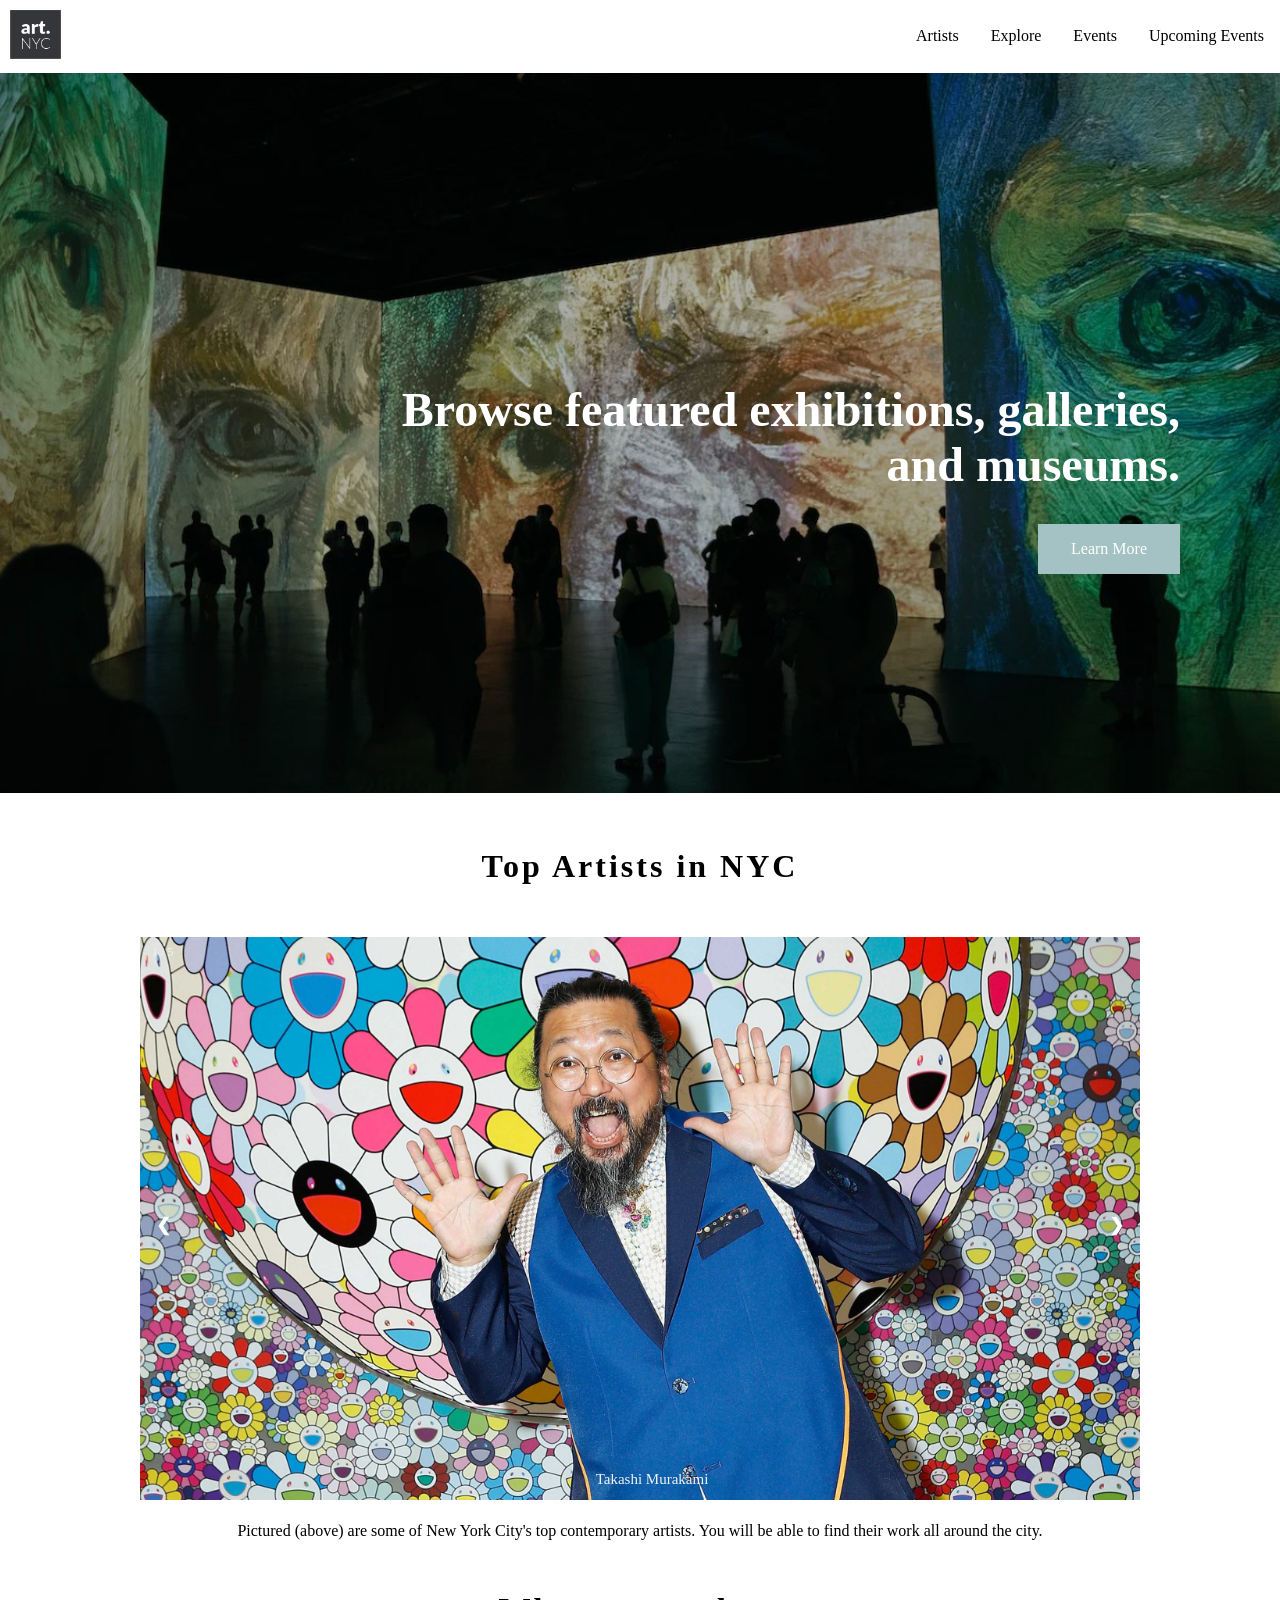
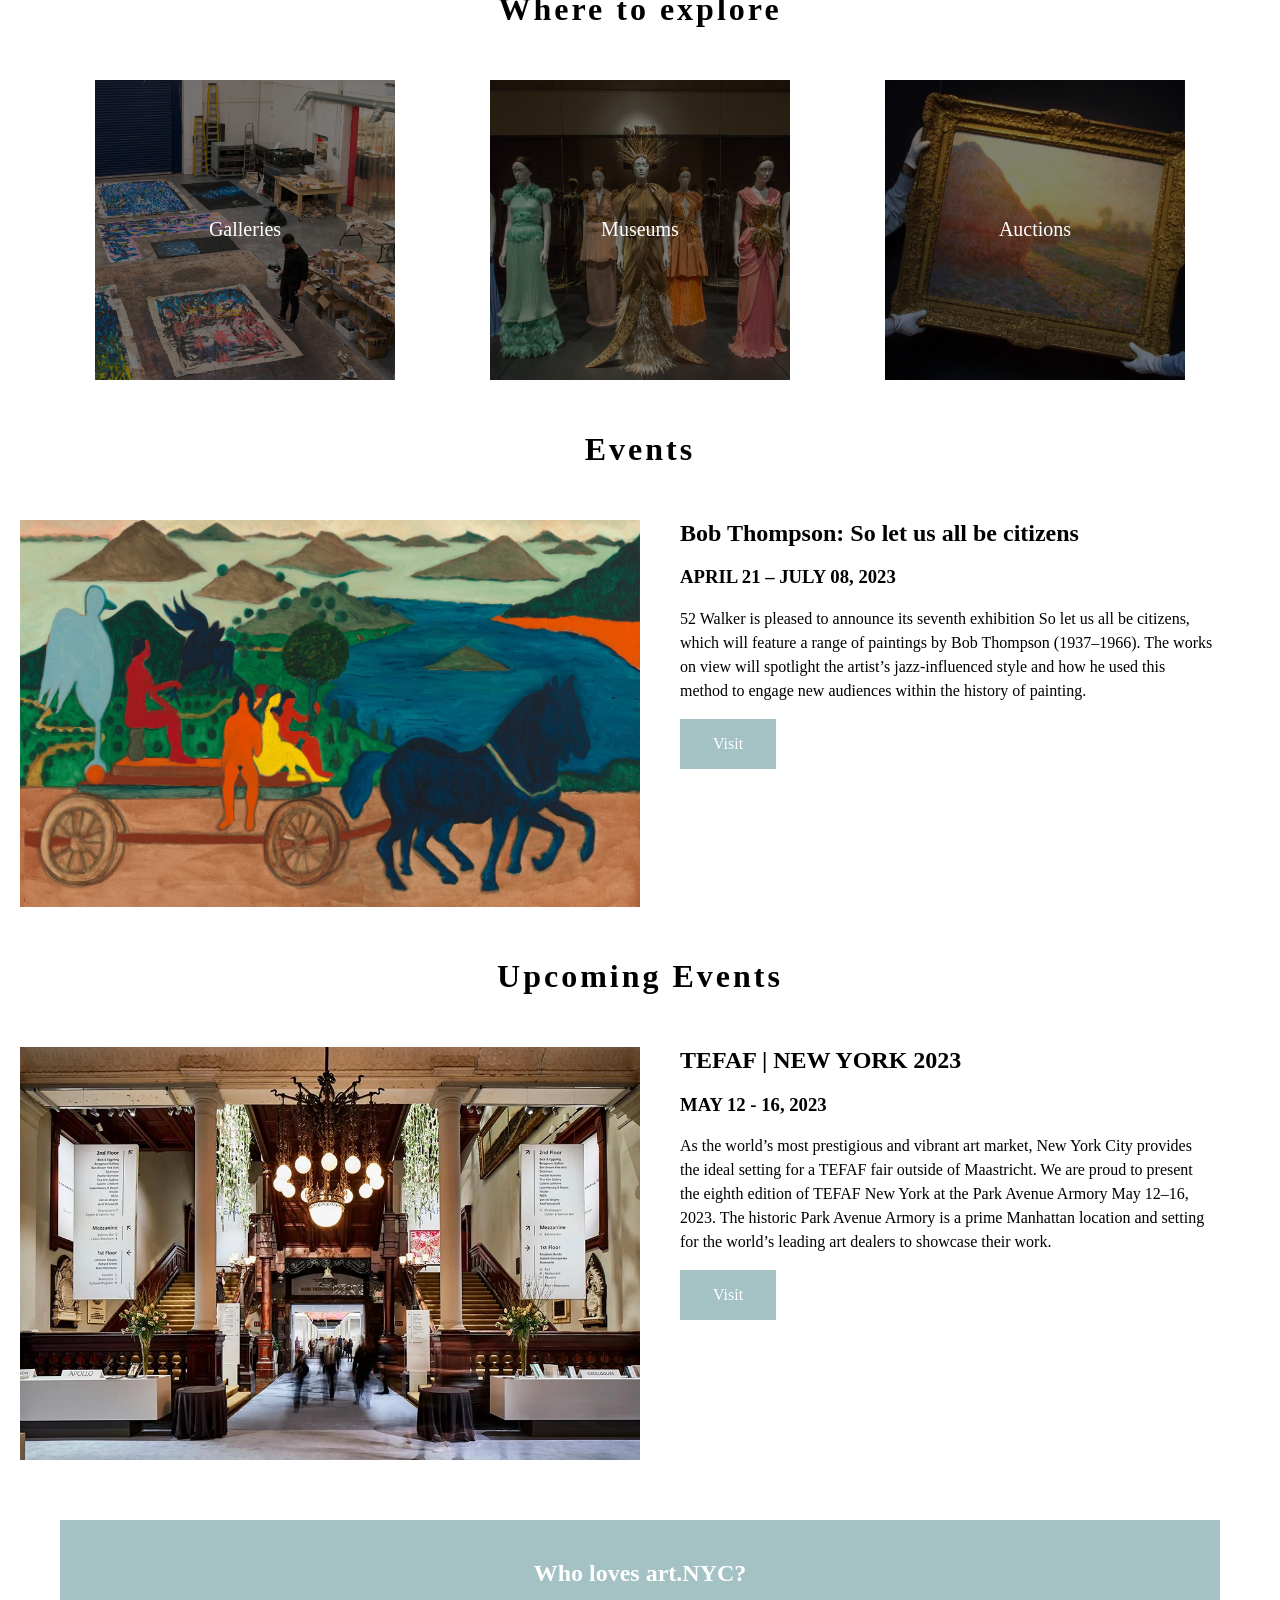
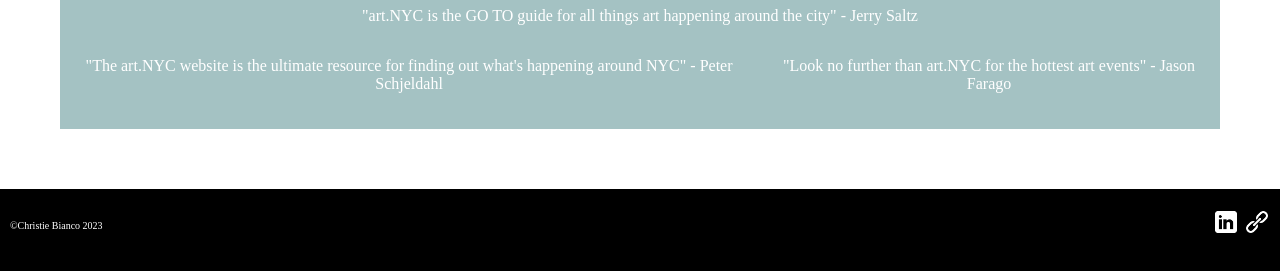
<file: index.html>
<!DOCTYPE html>
<html lang="en">
<head>
  <meta charset="UTF-8">
  <meta http-equiv="X-UA-Compatible" content="IE=edge">
  <meta name="viewport" content="width=device-width, initial-scale=1.0">
  <link rel="stylesheet" href="style.css">
  <script defer src="app.js"></script>
  <title> art.NYC</title>
</head>



<nav class="navbar">
  <div class="logo">
    <img class="logo" src="images/logo-asset-new-2.jpg" alt="logo">
  </div>
  <a href="#" class="toggle-button">
    <span class="bar"></span>
    <span class="bar"></span>
    <span class="bar"></span>
  </a>
  <div class="navbar-links">
    <ul>
      <li class="nav-link"><a href="#artists">Artists</a></li>
      <li class="nav-link"><a href="#explore-now">Explore </a></li>
      <li class="nav-link"><a href="#events">Events</a></li>
      <li class="nav-link"><a href="#upcoming">Upcoming Events</a></li>
    </ul>
  </div>
</nav>


<div class="hero-section">
  <img class="hero-image" src="images/van-gogh.jpg">
    <div class="hero-text">
      <h1>Browse featured exhibitions, galleries, and museums.</h1>
      <button class="explore-button" id="myBtn"> Learn More</button>
<!-- The Modal -->
  <div id="myModal" class="modal">
    <!-- Modal content -->
      <div class="modal-content">
        <span class="close">&times;</span>
        <h2>Looking for Art in NYC?</h2>
        <p>To learn more about what's happening in NYC please provide your contact information and we will be in touch shortly.</p>
        <form action="">
          <label for="fname">First and Last name:</label><br>
          <input id="enter-here" type="text" id="fname" name="fname" value="enter here"><br>
          <label for="lname">E-mail address:</label><br>
          <input id="enter-here" type="text" id="lname" name="lname" value="enter here"><br><br>
          <input id="submit-button" type="submit" value="Submit">
        </form> 
        <p>By sharing your details you agree to our Privacy Policy and Terms and Conditions.This site is also
          protected by reCAPTCHA and the Google Privacy Policy and Terms of Service apply.</p>
      </div>

  </div>

    </div>
</div>


  <!-- slide show for artists -->
  <div class="Events" id="artists">
    <h1 class="title">Top Artists in NYC</h1>
    <div class="slideshow-container">

      <div class="mySlides fade">
        <div class="numbertext">1 / 5</div>
        <img src="images/takashi.jpg" style="width:100%">
        <div class="text">Takashi Murakami</div>
      </div>

      <div class="mySlides fade">
        <div class="numbertext">2 / 5</div>
        <img src="images/damien-hirst.jpg" style="width:100%">
        <div class="text">Damien Hirst</div>
      </div>
    
    
      <div class="mySlides fade">
        <div class="numbertext">3 / 5</div>
        <img src="images/sherman.jpg" style="width:100%">
        <div class="text">Cindy Sherman</div>
      </div>

      <div class="mySlides fade">
        <div class="numbertext">4 / 5</div>
        <img src="images/kerry-JM.jpg" style="width:100%">
        <div class="text">Kerry James Marshall</div>
      </div>

      <div class="mySlides fade">
        <div class="numbertext">5 / 5</div>
        <img src="images/jenny-holzer.jpg" style="width:100%">
        <div class="text">Jenny Holzer</div>
      </div>
    
      <span class="prev" onclick="plusSlides(-1)">&#10094;</span>
      <span class="next" onclick="plusSlides(1)">&#10095;</span>
    </div>
    <br>
    
    <p class="artist-description">Pictured (above) are some of New York City's top contemporary artists. You will be able to find their work all around the city.</p>
    </div>
    </div>

    <div class="happening-now" id="explore-now">
      <h1 class="title">Where to explore</h1>
      <div class="flex-container"> 
        <div class="row">
          <img class="places-to-go" src="images/OM_OVR_mobile-image-1.jpg">
            <div class="text-places"> 
               <a class="happening" href="https://www.davidzwirner.com/" target="_blank" rel="noopener noreferrer">Galleries</a>
            </div>
        </div>
      
        <div class="row"> 
          <img class="places-to-go" src="images/heavenly-bodies-the-met-cloisters-exhibit-new-york-city-usa_dezeen_2364_hero.jpg">
            <div class="text-places"> 
               <a class="happening" href="https://www.metmuseum.org/" target="_blank" rel="noopener noreferrer">Museums</a>
           </div> 
       </div>
      
        <div class="row">
          <img class="places-to-go" src="images/Christies-01-GQ-28Nov16_b.jpg"> 
            <div class="text-places"> 
               <a class="happening" href="https://www.christies.com/" target="_blank" rel="noopener noreferrer">Auctions</a> 
            </div>
        </div>
    </div>


<div class="Events" id="events">
  <h1 class="title">Events</h1>
  <div class="event-container">
    <img class="event-image" id="bob-t-image" src="images/THOBO0008.jpg">
      <div class="event-info">
        <h2>Bob Thompson: So let us all be citizens</h2>
        <h3>APRIL 21 – JULY 08, 2023</h3>
        <p>52 Walker is pleased to announce its seventh exhibition So let us all be citizens, which will feature a range of paintings by Bob Thompson (1937–1966). The works on view will spotlight the artist’s jazz-influenced style and how he used this method to engage new audiences within the history of painting.</p>
            <div>
              <button class="explore-button" id="learn-more"> <a href="https://www.tefaf.com/fairs/tefaf-new-york" target="_blank" rel="noopener noreferrer">Visit</a></button>
            </div>
        </div>
  </div>

  <div class="Events" id="upcoming">
    <h1 class="title">Upcoming Events</h1>
    <div class="event-container">
      <img class="event-image" src="images/ENTRANCE_TEFAFNYC19_MN_00149.jpeg">
        <div class="event-info">
          <h2>TEFAF | NEW YORK 2023</h2>
          <h3>MAY 12 - 16, 2023</h3>
          <p>As the world’s most prestigious and vibrant art market, New York City provides the ideal setting for a TEFAF fair outside of Maastricht. We are proud to present the eighth edition of TEFAF New York at the Park Avenue Armory May 12–16, 2023. The historic Park Avenue Armory is a prime Manhattan location and setting for the world’s leading art dealers to showcase their work.</p>
              <div>
                <button class="explore-button" id="learn-more"> <a href="https://www.tefaf.com/fairs/tefaf-new-york" target="_blank" rel="noopener noreferrer">Visit</a></button>
              </div>
          </div>
    </div>
  
  </div>

  <div class="banner">
    <h2>Who loves art.NYC?</h2>
    <p>"art.NYC is the GO TO guide for all things art happening around the city" - Jerry Saltz </p>
    <div class="side-by-side">
      <p>"The art.NYC website is the ultimate resource for finding out what's happening around NYC" - Peter Schjeldahl</p>
      <p>"Look no further than art.NYC for the hottest art events" - Jason Farago</p>
    </div>
  </div>

  <!-- content owl slider -->
  
 

<div class="footer">
  <p><span>&copy; </span>Christie Bianco 2023</p>
    <div class="social-icons">
      <a href="https://www.linkedin.com/in/christiebianco/"><img class="web-links" src="images/icons8-linkedin-50.png"></a>
      <a href="https://christiebiancodesigns.carbonmade.com/"><img class="web-links" src="images/icons8-link-50.png"></a>
    </div>
</div>


 
</body>
</html>
</file>
<file: style.css>
body {
    margin: 0;
    font-family: gloock, Georgia bold, serif;
}

nav {
  font-family: gloock, Georgia bold, serif;
  margin: 10px 0px 10px 0px;

}

a { 
    text-decoration: none;
    color: black;
}


ul {
    list-style: none;
}

/* Nav bar */

.navbar {
  display: flex;
  justify-content: space-between;
  align-items: center;
  margin-bottom: 0px;
  margin-top:  0;
  background-color: white;
  position: sticky;
  top: 0;
  z-index: 1;
}


.navbar-links ul{
  margin: 0;
  padding: 0;
  display: flex;

}

.navbar-links li {
  list-style: none;
}

.navbar-links li {
  text-decoration: none;
  padding: 1rem;
  display: block;
}

.navbar-links li:hover {
background-color: rgb(164, 194, 195);
}

.toggle-button{
  position:absolute;
  top: 2rem;
  right: 1rem;
  display: none;
  flex-direction: column;
  justify-content: space-between;
  width: 30px;
  height: 20px;
}

.toggle-button .bar {
  height: 3px;
  width: 100%;
  background-color: black;
  border-radius: 10px;
}



.logo {
    padding-top: 5px;
    padding-bottom: 5px;;
    padding-left: 5px;
    height: 100%;
    width: 20%;
}

#hamburger-icon {
    position: absolute;
    top: .75rem;
    right: 1rem;
    display: none;
    flex-direction: column;
    justify-content: space-between;
    width: 30px;
    height: 21px;

}

#hamburger-icon .bar {
  height: 3px;
  width: 100%;
  background-color: black;
  border-radius: 10px;
}



/* Hero section - add java LAST */

.hero-section {
}

.hero-image {
    object-fit: fill;
    width: 100%;
    height: 75%;
    position: relative;
    filter: brightness(70%);
}

.mobile-hero {
    display: none;
}

.hero-text {
    text-align: right;
    font-size: 24px;
    position: absolute;
    top: 350px;
    right: 100px;
    width: 800px;
    height: 100px;
    color: white;
}

.explore-button {
    background-color: rgb(164, 194, 195);
    color: white;
    font-family: gloock, Georgia bold, serif;
    border: none;
    padding: 15px 32px;
    text-align: center;
    text-decoration: none;
    font-size: 16px;
    border:rgb(164, 194, 195) solid 1px;
}

.explore-button a{
  color: white;
}

.explore-button a:hover {
  color: rgb(164, 194, 195) solid 1px;
  text-decoration: underline;
  transition: 0.3s;
}

.explore-button:hover {
    background-color: white;
    color: rgb(164, 194, 195);
    text-decoration: underline;
 
}



#learn-more a{ 
  color: white;
}

#learn-more a:hover {
  color: rgb(164, 194, 195);
}

/* The Modal (background) */
.modal {
  display: none; 
  position: fixed;
  z-index: 1; 
  padding-top: 100px; 
  left: 0;
  top: 0;
  width: 100%; 
  height: 100%; 
  overflow: auto; 
  background-color: rgb(0,0,0); 
  background-color: rgba(0,0,0,0.4); 
}

.modal-content {
  background-color: black;
  margin: auto;
  padding: 20px;
  border: 1px solid white;
  width: 80%;
  text-align: left;
}

.modal-content p{
  font-family: 'Gill Sans', 'Gill Sans MT', Calibri, 'Trebuchet MS', sans-serif;
  font-size: 14px;
   margin-bottom: 30px;
}
.modal-content h2{
  margin-bottom: 0;
}

.close {
  color: rgb(164, 194, 195)
  float: right;
  font-size: 28px;
  font-weight: bold;
}

.close:hover,
.close:focus {
  color: grey;
  text-decoration: none;
  cursor: pointer;
}

input {
  color: black;
}

#enter-here {
  margin-bottom: 20px;
  padding-right: 50px;
}

#submit-button {
  border: 1px solid white;
  background-color: black;
  color: white;
  font-family: gloock, Georgia bold, serif;
  padding: 10px 15px;
}

#submit-button:hover {
  border: 1 px solid black;
  background-color: white;
  color: black
}

/* section below hero */
.title {
    display: flex;
    justify-content: center;
    padding-top: 30px;
    padding-bottom: 30px;
    letter-spacing: 3px;
}
 
.flex-container {
    display: flex;
    justify-content: space-evenly;
  }
  
  .row {
    display: flex;
    align-items: center;
    align-content: center;
    align-self: center;
    justify-content: space-evenly;
    flex-direction: column;
    padding: 10px
    position: relative;
  }
  
  .text-places {
    position:absolute;
    color: white;
    font-size: 20px;
    text-align: center;
  }
  
  
  .places-to-go {
    object-fit: cover;
    height: 300px;
    width: 300px;
    filter: brightness(50%);
  }

  .happening {
    color: white;
  }
  .happening:hover {
    text-decoration: underline;
  }


  .events {
    display: flex;
    justify-content: center;
  }

  .event-container {
    display: flex;
    gap: 40px;
    margin: 0 20px 20px 20px;
  }

  .event-info h2{
    margin-top: 0;
  }

  .event-info p{
    line-height: 1.5;
  }

  .event-info {
    padding-right: 45px;
    position: relative;
  }

  .event-image {
    height: 50%;
    width: 50%;
  }

  #bob-t-image {
    object-fit: contain;
 
  }



  .footer {
    display: flex;
    justify-content: space-between;
    background-color: black;
    color: white;
    padding-bottom: 10px;
    font-size: 10px;
  }

  /* footer */
  .footer p {
    padding-left: 10px;
    display: flex;
    align-items: center;

  }

  .web-links {
    height: 50%;
  }

  .social-icons {
    display: flex;
    justify-content: flex-end;
    gap: 5px;
    margin-top: 20px;
    margin-right: 10px;
  }

  /* Slideshow styles  */
.slideshow-container {
  max-width: 1000px;
  position: relative;
  margin: auto;
  width: 97%;
}

.mySlides {
  display: none;
}

.prev, .next {
  cursor: pointer;
  position: absolute;
  top: 50%;
  width: auto;
  margin-top: -22px;
  padding: 16px;
  color: white;
  font-weight: bold;
  font-size: 18px;
  transition: 0.6s ease;
  border-radius: 0 3px 3px 0;
  user-select: none;
}

.next {
  right: 0;
  border-radius: 3px 0 0 3px;
}

.prev:hover, .next:hover {
  background-color: rgba(0,0,0,0.8);
}

.text {
  color: #f2f2f2;
  font-size: 15px;
  padding: 8px 12px;
  position: absolute;
  bottom: 8px;
  width: 100%;
  text-align: center;
}

.numbertext {
  color: #f2f2f2;
  font-size: 12px;
  padding: 8px 12px;
  position: absolute;
  top: 0;
}


.fade {
  animation-name: fade;
  animation-duration: 1.5s;
}

@keyframes fade {
  from {opacity: .4}
  to {opacity: 1}
}

.artist-description {
  padding: 0 10px 0 10px;
  text-align: center;
  margin-top: 0;
}

/* testimonials */

.banner {
  background-color: rgb(164, 194, 195);
  color: white;
  text-align: center;
  margin: 60px;
  padding: 20px;
  
}

.side-by-side {
  display: flex;
  gap: 40px;
  justify-content: center;
}







@media (max-width: 768px){


  .toggle-button {
    display: flex;
  }

  .navbar-links {
    display: none;
    width: 100%;
  }

  .navbar {
    flex-direction: column;
    align-items:flex-start;
  }

  .navbar-links ul {
    flex-direction:column;
    width: 100%;
  }

  .navbar-links li{
    text-align: center;
    padding: 7px;
  }

  .navbar-links.active {
    display: flex;
  }
  


    .logo {
      height: 100%;
      width: 40%;
    }

    #search-icon {
        display: none;
    }

    .slideshow-container {
      overflow-x: hidden;

    }

    .hero-image {
        display: block;
        object-fit: cover;
        width: 100%;
        height: 600px;
        filter: brightness(70%);
    }
    
    .hero-text {
        text-align: center;
        display: flex;
        flex-direction: column;
        justify-content: center;
        align-items: center;
        top: 300px;
        right: -10px;
        width: 90%;
        margin: 30px;
        font-size: 10px;
        color: white;
    }

    .flex-container {
        display: flex;
        flex-direction: column;
        justify-content: space-evenly;
        gap: 30px;
      }

      .title {
        font-size: 24px;
        padding: 10px;
      }

      .event-container {
        display: flex;
        flex-direction: column;
      }

      .event-image {
        height: 70%;
        width: 100%;
      }

      .event-info {
        padding-right: 5px;
      }

      #learn-more {
        margin-top: 55px;
      }

      .banner {
        background-color: rgb(164, 194, 195);
        color: white;
        text-align: center;
        margin: 20px;
        padding: 20px;
        
      }
}
</file>
